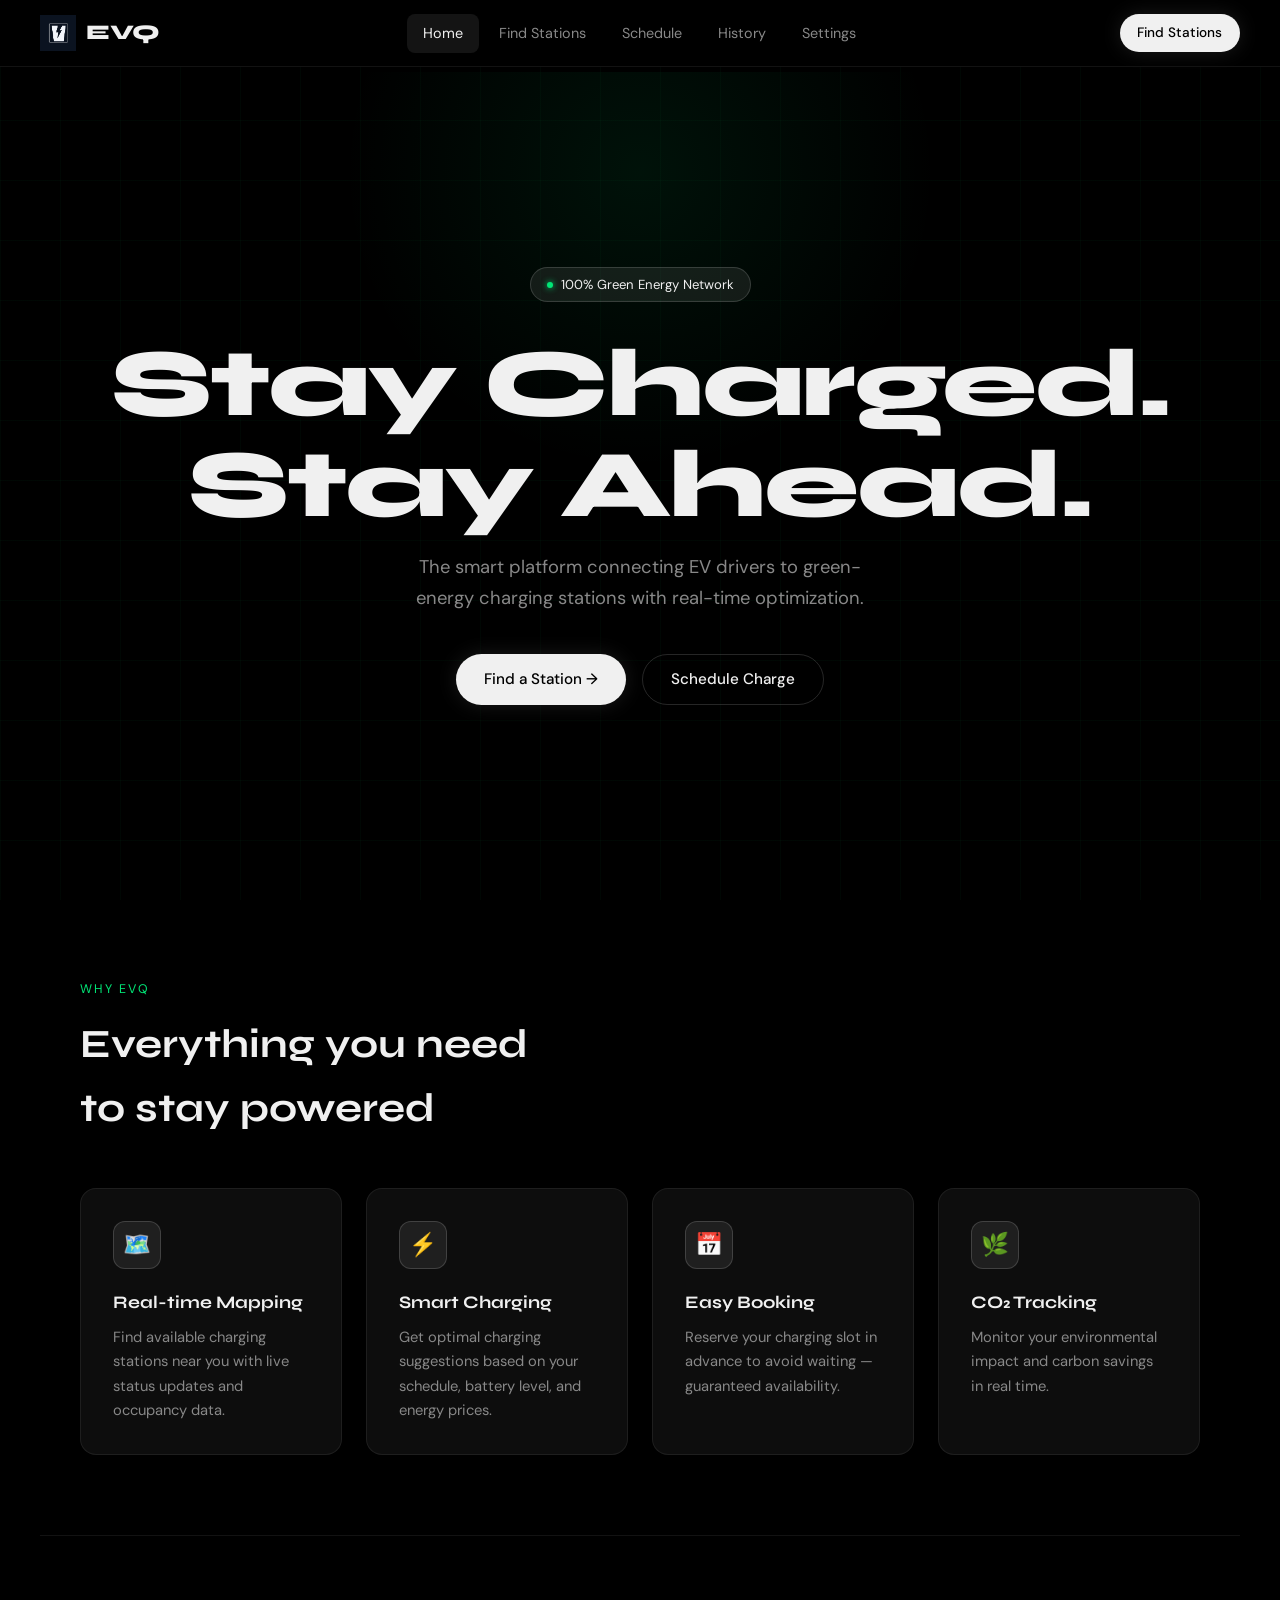
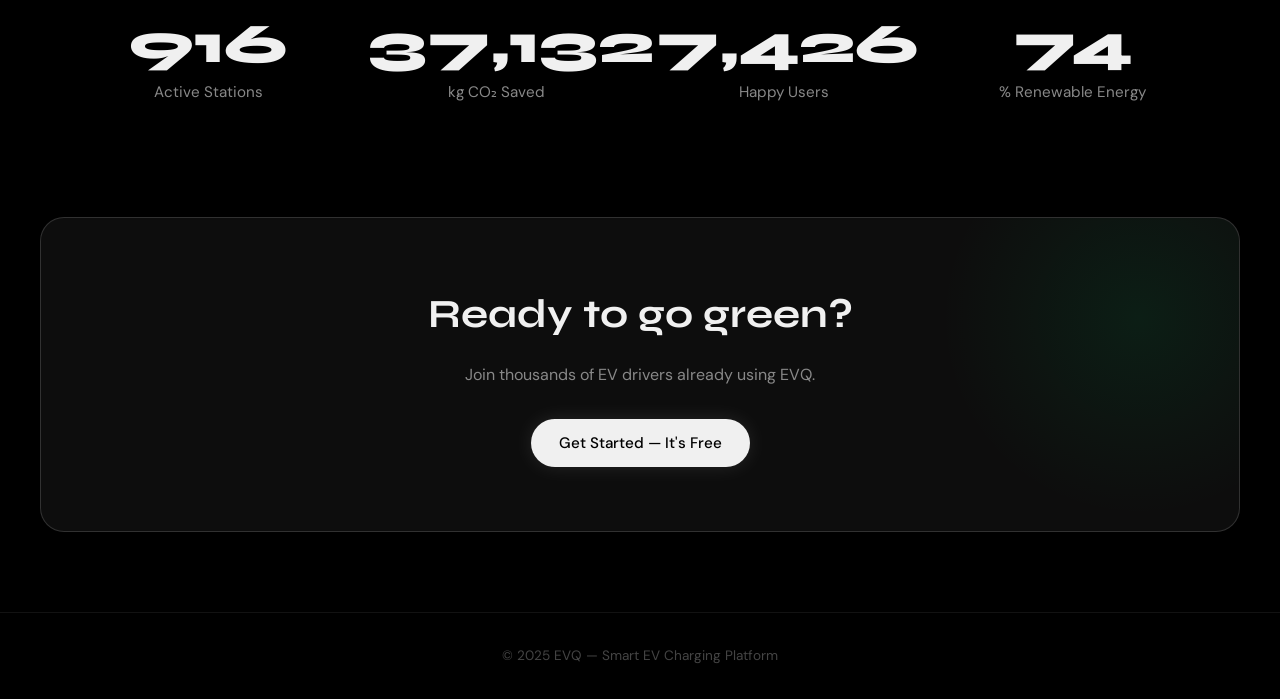
<file: index.html>
<!DOCTYPE html>
<html lang="en">
<head>
  <meta charset="UTF-8" />
  <meta name="viewport" content="width=device-width, initial-scale=1.0" />
  <title>EVQ - Stay Charged. Stay Ahead.</title>
  <link rel="stylesheet" href="css/style.css" />
  <style>
    /* Hero */
    .hero {
      min-height: calc(100vh - 72px);
      display: flex; flex-direction: column; align-items: center; justify-content: center;
      text-align: center; padding: 4rem 2rem;
      position: relative; overflow: hidden;
    }

    .hero::before {
      content: '';
      position: absolute; top: -200px; left: 50%; transform: translateX(-50%);
      width: 600px; height: 600px; border-radius: 50%;
      background: radial-gradient(circle, rgba(0,230,118,0.08) 0%, transparent 70%);
      pointer-events: none;
    }

    .hero-eyebrow {
      display: inline-flex; align-items: center; gap: 8px;
      background: var(--accent-dim); border: 1px solid var(--border);
      padding: 6px 16px; border-radius: 50px;
      font-size: 0.82rem; color: var(--text); margin-bottom: 2rem;
      animation: fadeIn 0.5s ease both;
    }

    .hero-eyebrow::before {
      content: ''; display: inline-block; width: 6px; height: 6px;
      background: var(--green); border-radius: 50%;
      box-shadow: 0 0 6px var(--green);
      animation: pulse 2s infinite;
    }

    @keyframes pulse {
      0%, 100% { opacity: 1; } 50% { opacity: 0.4; }
    }

    .hero h1 {
      font-family: 'Syne', sans-serif;
      font-size: clamp(3rem, 8vw, 6rem);
      font-weight: 800; line-height: 1.05;
      letter-spacing: -2px; margin-bottom: 1rem;
      animation: fadeIn 0.5s 0.1s ease both;
    }

    .hero h1 span { color: var(--green); }

    .hero-sub {
      font-size: 1.15rem; color: var(--text2); max-width: 480px;
      margin-bottom: 2.5rem; line-height: 1.7;
      animation: fadeIn 0.5s 0.2s ease both;
    }

    .hero-cta {
      display: flex; gap: 1rem; flex-wrap: wrap; justify-content: center;
      animation: fadeIn 0.5s 0.3s ease both;
    }

    /* Grid background */
    .grid-bg {
      position: fixed; inset: 0; z-index: -1;
      background-image:
        linear-gradient(rgba(0,230,118,0.03) 1px, transparent 1px),
        linear-gradient(90deg, rgba(0,230,118,0.03) 1px, transparent 1px);
      background-size: 60px 60px;
    }

    /* Features */
    .features { padding: 5rem 2.5rem; max-width: 1200px; margin: 0 auto; }

    .section-label {
      font-size: 0.78rem; text-transform: uppercase; letter-spacing: 2px;
      color: var(--green); margin-bottom: 0.75rem;
    }

    .section-title {
      font-family: 'Syne', sans-serif; font-size: 2.5rem; font-weight: 700;
      margin-bottom: 3rem; max-width: 500px;
    }

    .features-grid {
      display: grid; grid-template-columns: repeat(auto-fit, minmax(240px, 1fr)); gap: 1.5rem;
    }

    .feature-card {
      background: var(--card); border: 1px solid var(--border2);
      border-radius: var(--radius); padding: 2rem;
      transition: all 0.3s; position: relative; overflow: hidden;
    }

    .feature-card::after {
      content: ''; position: absolute; top: 0; left: 0; right: 0; height: 2px;
      background: linear-gradient(90deg, transparent, var(--text), transparent);
      opacity: 0; transition: opacity 0.3s;
    }

    .feature-card:hover { border-color: var(--border); transform: translateY(-4px); }
    .feature-card:hover::after { opacity: 1; }

    .feature-icon {
      width: 48px; height: 48px; border-radius: 12px;
      background: var(--accent-dim); border: 1px solid var(--border);
      display: flex; align-items: center; justify-content: center;
      font-size: 1.4rem; margin-bottom: 1.25rem;
    }

    .feature-card h3 {
      font-family: 'Syne', sans-serif; font-size: 1.1rem;
      margin-bottom: 0.5rem;
    }

    .feature-card p { color: var(--text2); font-size: 0.92rem; line-height: 1.65; }

    /* Stats */
    .stats-section {
      padding: 5rem 2.5rem; max-width: 1200px; margin: 0 auto;
      display: grid; grid-template-columns: repeat(auto-fit, minmax(200px, 1fr)); gap: 2rem;
      border-top: 1px solid var(--border2);
    }

    .stat-item { text-align: center; }

    .stat-number {
      font-family: 'Syne', sans-serif; font-size: 3.5rem; font-weight: 800;
      color: var(--text); line-height: 1; display: block;
    }

    .stat-desc { color: var(--text2); margin-top: 0.5rem; font-size: 0.95rem; }

    /* CTA section */
    .cta-section {
      margin: 2rem 2.5rem 5rem; max-width: 1200px; margin-left: auto; margin-right: auto;
      background: var(--card); border: 1px solid var(--border);
      border-radius: 24px; padding: 4rem; text-align: center;
      position: relative; overflow: hidden;
    }

    .cta-section::before {
      content: ''; position: absolute; top: -100px; right: -100px;
      width: 400px; height: 400px; border-radius: 50%;
      background: radial-gradient(circle, rgba(0,230,118,0.08) 0%, transparent 70%);
    }

    .cta-section h2 {
      font-family: 'Syne', sans-serif; font-size: 2.5rem; font-weight: 700;
      margin-bottom: 1rem; position: relative;
    }

    .cta-section p { color: var(--text2); margin-bottom: 2rem; position: relative; }
  </style>
</head>
<body>
  <div class="grid-bg"></div>

  <nav>
    <a class="nav-logo" href="index.html"><img src="images/logo.png" alt="EVQ"><span class="nav-logo-text">EVQ</span></a>
    <div class="nav-links">
      <a href="index.html" class="active">Home</a>
      <a href="find-stations.html">Find Stations</a>
      <a href="schedule.html">Schedule</a>
      <a href="history.html">History</a>
      <a href="settings.html">Settings</a>
    </div>
    <a href="find-stations.html" class="btn btn-primary btn-sm">Find Stations</a>
  </nav>

  <main>
    <section class="hero">
      <div class="hero-eyebrow">100% Green Energy Network</div>
      <h1>Stay Charged.<br><span style="color:var(--text)">Stay Ahead.</span></h1>
      <p class="hero-sub">The smart platform connecting EV drivers to green-energy charging stations with real-time optimization.</p>
      <div class="hero-cta">
        <a href="find-stations.html" class="btn btn-primary">Find a Station →</a>
        <a href="schedule.html" class="btn btn-outline">Schedule Charge</a>
      </div>
    </section>

    <section class="features">
      <p class="section-label">Why EVQ</p>
      <h2 class="section-title">Everything you need to stay powered</h2>
      <div class="features-grid">
        <div class="feature-card fade-in fade-in-1">
          <div class="feature-icon">🗺️</div>
          <h3>Real-time Mapping</h3>
          <p>Find available charging stations near you with live status updates and occupancy data.</p>
        </div>
        <div class="feature-card fade-in fade-in-2">
          <div class="feature-icon">⚡</div>
          <h3>Smart Charging</h3>
          <p>Get optimal charging suggestions based on your schedule, battery level, and energy prices.</p>
        </div>
        <div class="feature-card fade-in fade-in-3">
          <div class="feature-icon">📅</div>
          <h3>Easy Booking</h3>
          <p>Reserve your charging slot in advance to avoid waiting — guaranteed availability.</p>
        </div>
        <div class="feature-card fade-in fade-in-4">
          <div class="feature-icon">🌿</div>
          <h3>CO₂ Tracking</h3>
          <p>Monitor your environmental impact and carbon savings in real time.</p>
        </div>
      </div>
    </section>

    <section class="stats-section">
      <div class="stat-item fade-in">
        <span class="stat-number" data-count="1234">0</span>
        <p class="stat-desc">Active Stations</p>
      </div>
      <div class="stat-item fade-in fade-in-2">
        <span class="stat-number" data-count="50000">0</span>
        <p class="stat-desc">kg CO₂ Saved</p>
      </div>
      <div class="stat-item fade-in fade-in-3">
        <span class="stat-number" data-count="10000">0</span>
        <p class="stat-desc">Happy Users</p>
      </div>
      <div class="stat-item fade-in fade-in-4">
        <span class="stat-number" data-count="99">0</span>
        <p class="stat-desc">% Renewable Energy</p>
      </div>
    </section>

    <section class="cta-section">
      <h2>Ready to go green?</h2>
      <p>Join thousands of EV drivers already using EVQ.</p>
      <a href="find-stations.html" class="btn btn-primary">Get Started — It's Free</a>
    </section>
  </main>

  <footer>
    <p>© 2025 EVQ — Smart EV Charging Platform</p>
  </footer>

  <script src="js/main.js"></script>
</body>
</html>
</file>
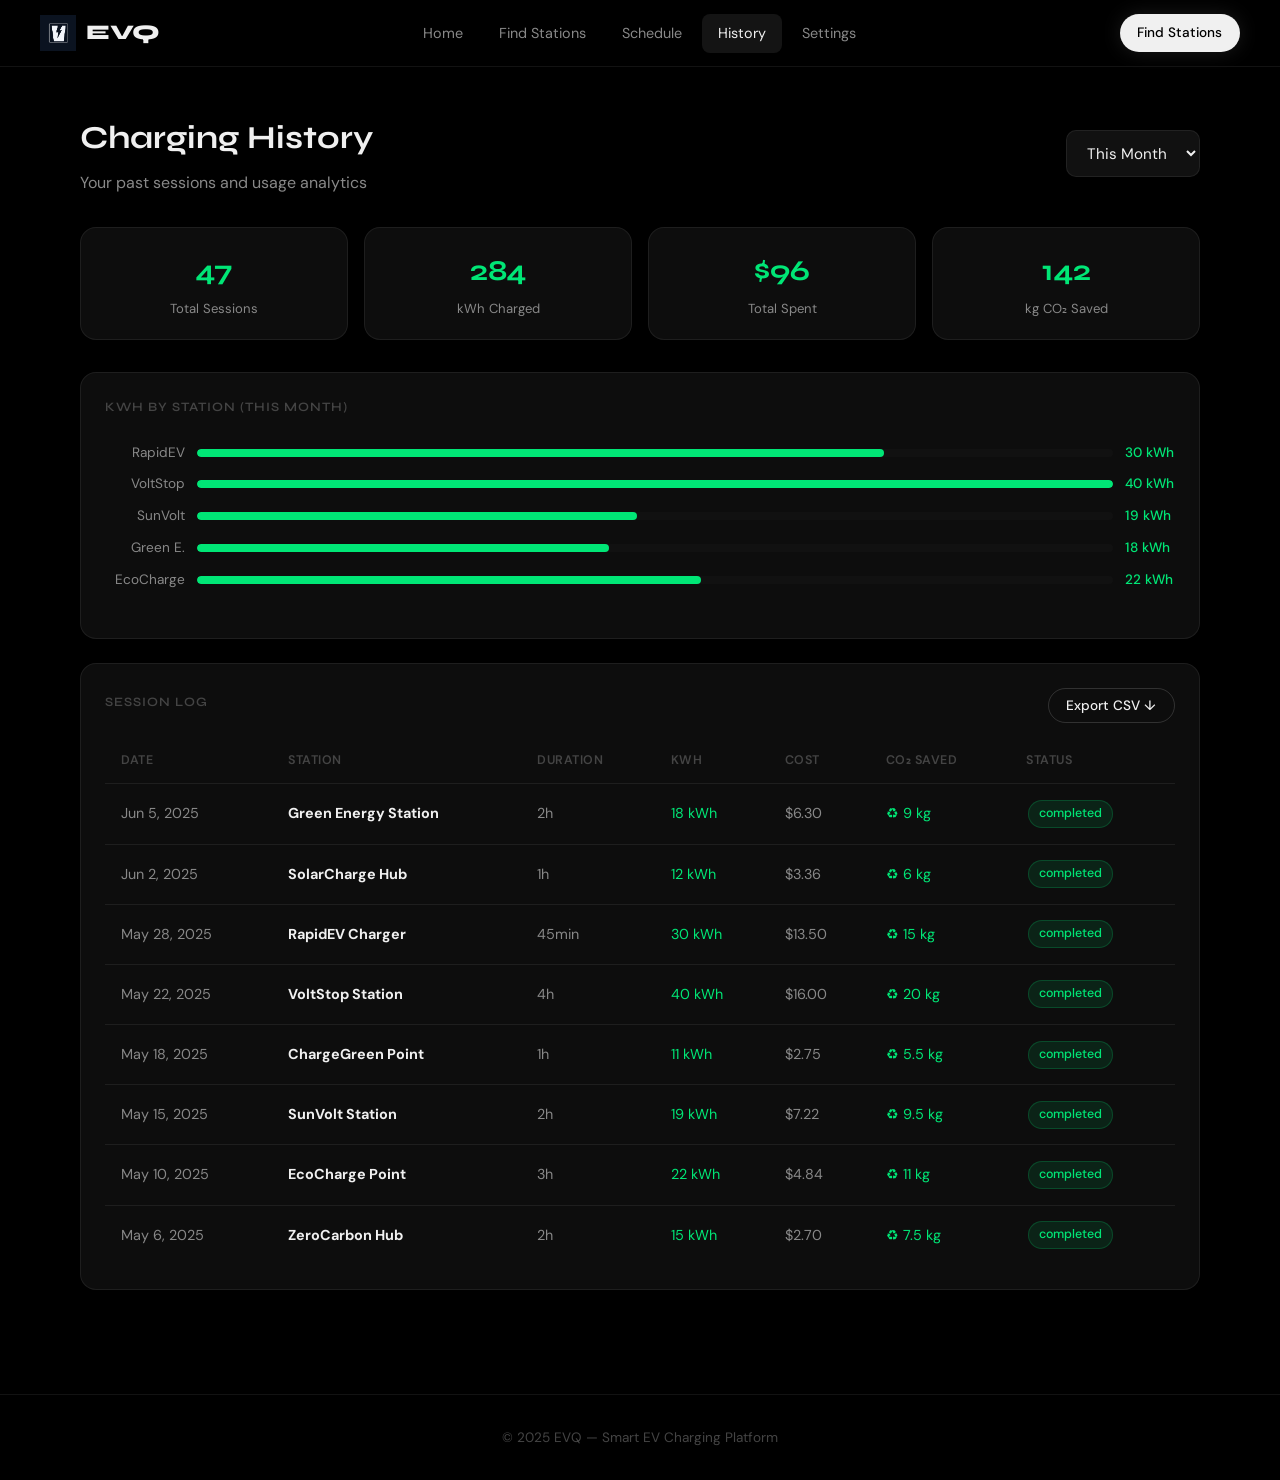
<file: history.html>
<!DOCTYPE html>
<html lang="en">
<head>
  <meta charset="UTF-8" />
  <meta name="viewport" content="width=device-width, initial-scale=1.0" />
  <title>History — EVQ</title>
  <link rel="stylesheet" href="css/style.css" />
  <style>
    .summary-bar {
      display:grid; grid-template-columns:repeat(auto-fit, minmax(160px,1fr));
      gap:1rem; margin-bottom:2rem;
    }
    .summary-card {
      background:var(--card); border:1px solid var(--border2);
      border-radius:var(--radius); padding:1.25rem;
      text-align:center;
    }
    .summary-card .val {
      font-family:'Syne',sans-serif; font-size:1.8rem; font-weight:700;
      color:var(--green);
    }
    .summary-card .lbl { font-size:0.82rem; color:var(--text2); margin-top:4px; }

    .bar-chart { margin:1.5rem 0; }
    .bar-row { display:flex; align-items:center; gap:12px; margin-bottom:10px; font-size:0.85rem; }
    .bar-label { width:80px; color:var(--text2); text-align:right; flex-shrink:0; }
    .bar-track { flex:1; height:8px; background:var(--bg3); border-radius:4px; overflow:hidden; }
    .bar-fill { height:100%; background:var(--green); border-radius:4px; transition:width 1s ease; }
    .bar-val { width:50px; color:var(--green); font-weight:500; flex-shrink:0; }
  </style>
</head>
<body>
  <nav>
    <a class="nav-logo" href="index.html"><img src="images/logo.png" alt="EVQ"><span class="nav-logo-text">EVQ</span></a>
    <div class="nav-links">
      <a href="index.html">Home</a>
      <a href="find-stations.html">Find Stations</a>
      <a href="schedule.html">Schedule</a>
      <a href="history.html" class="active">History</a>
      <a href="settings.html">Settings</a>
    </div>
    <a href="find-stations.html" class="btn btn-primary btn-sm">Find Stations</a>
  </nav>

  <main>
    <div class="page">
      <div class="page-header flex-between">
        <div>
          <h1>Charging History</h1>
          <p>Your past sessions and usage analytics</p>
        </div>
        <select style="width:auto" onchange="filterHistory(this.value)">
          <option value="all">All Time</option>
          <option value="month" selected>This Month</option>
          <option value="week">This Week</option>
        </select>
      </div>

      <!-- Summary -->
      <div class="summary-bar">
        <div class="summary-card fade-in">
          <div class="val" data-count="47">0</div>
          <div class="lbl">Total Sessions</div>
        </div>
        <div class="summary-card fade-in fade-in-2">
          <div class="val" data-count="284">0</div>
          <div class="lbl">kWh Charged</div>
        </div>
        <div class="summary-card fade-in fade-in-3">
          <div class="val">$<span data-count="96">0</span></div>
          <div class="lbl">Total Spent</div>
        </div>
        <div class="summary-card fade-in fade-in-4">
          <div class="val" data-count="142">0</div>
          <div class="lbl">kg CO₂ Saved</div>
        </div>
      </div>

      <!-- Usage chart -->
      <div class="card mb-3">
        <p class="card-title">kWh by Station (This Month)</p>
        <div class="bar-chart" id="bar-chart"></div>
      </div>

      <!-- History table -->
      <div class="card">
        <div class="flex-between mb-2">
          <p class="card-title">Session Log</p>
          <button class="btn btn-outline btn-sm" onclick="exportCSV()">Export CSV ↓</button>
        </div>
        <div style="overflow-x:auto">
          <table id="history-table">
            <thead>
              <tr>
                <th>Date</th><th>Station</th><th>Duration</th>
                <th>kWh</th><th>Cost</th><th>CO₂ Saved</th><th>Status</th>
              </tr>
            </thead>
            <tbody></tbody>
          </table>
        </div>
      </div>
    </div>
  </main>

  <footer><p>© 2025 EVQ — Smart EV Charging Platform</p></footer>
  <script src="js/main.js"></script>
  <script>
    const sessions = [
      { date:'Jun 5, 2025', station:'Green Energy Station', dur:'2h', kwh:18, cost:'$6.30', co2:'9 kg', status:'completed' },
      { date:'Jun 2, 2025', station:'SolarCharge Hub', dur:'1h', kwh:12, cost:'$3.36', co2:'6 kg', status:'completed' },
      { date:'May 28, 2025', station:'RapidEV Charger', dur:'45min', kwh:30, cost:'$13.50', co2:'15 kg', status:'completed' },
      { date:'May 22, 2025', station:'VoltStop Station', dur:'4h', kwh:40, cost:'$16.00', co2:'20 kg', status:'completed' },
      { date:'May 18, 2025', station:'ChargeGreen Point', dur:'1h', kwh:11, cost:'$2.75', co2:'5.5 kg', status:'completed' },
      { date:'May 15, 2025', station:'SunVolt Station', dur:'2h', kwh:19, cost:'$7.22', co2:'9.5 kg', status:'completed' },
      { date:'May 10, 2025', station:'EcoCharge Point', dur:'3h', kwh:22, cost:'$4.84', co2:'11 kg', status:'completed' },
      { date:'May 6, 2025', station:'ZeroCarbon Hub', dur:'2h', kwh:15, cost:'$2.70', co2:'7.5 kg', status:'completed' },
    ];

    const barData = [
      { label:'RapidEV', val:30, max:40 },
      { label:'VoltStop', val:40, max:40 },
      { label:'SunVolt', val:19, max:40 },
      { label:'Green E.', val:18, max:40 },
      { label:'EcoCharge', val:22, max:40 },
    ];

    function renderTable(data) {
      const tbody = document.querySelector('#history-table tbody');
      tbody.innerHTML = data.map(s => `
        <tr>
          <td>${s.date}</td>
          <td><strong style="color:var(--text)">${s.station}</strong></td>
          <td>${s.dur}</td>
          <td style="color:var(--green)">${s.kwh} kWh</td>
          <td>${s.cost}</td>
          <td style="color:var(--green)">♻ ${s.co2}</td>
          <td><span class="tag tag-green">${s.status}</span></td>
        </tr>
      `).join('');
    }

    function renderBars() {
      const container = document.getElementById('bar-chart');
      container.innerHTML = barData.map(b => `
        <div class="bar-row">
          <div class="bar-label">${b.label}</div>
          <div class="bar-track">
            <div class="bar-fill" style="width:0%" data-width="${(b.val/b.max*100).toFixed(0)}%"></div>
          </div>
          <div class="bar-val">${b.val} kWh</div>
        </div>
      `).join('');
      setTimeout(() => {
        document.querySelectorAll('.bar-fill').forEach(b => {
          b.style.width = b.dataset.width;
        });
      }, 100);
    }

    function filterHistory(val) {
      const filtered = val === 'week' ? sessions.slice(0,3) : sessions;
      renderTable(filtered);
    }

    function exportCSV() {
      const rows = [['Date','Station','Duration','kWh','Cost','CO2 Saved']];
      sessions.forEach(s => rows.push([s.date, s.station, s.dur, s.kwh, s.cost, s.co2]));
      const csv = rows.map(r => r.join(',')).join('\n');
      const a = document.createElement('a');
      a.href = 'data:text/csv,' + encodeURIComponent(csv);
      a.download = 'evq-history.csv';
      a.click();
      showToast('History exported as CSV', 'success');
    }

    renderTable(sessions);
    renderBars();
  </script>
</body>
</html>
</file>
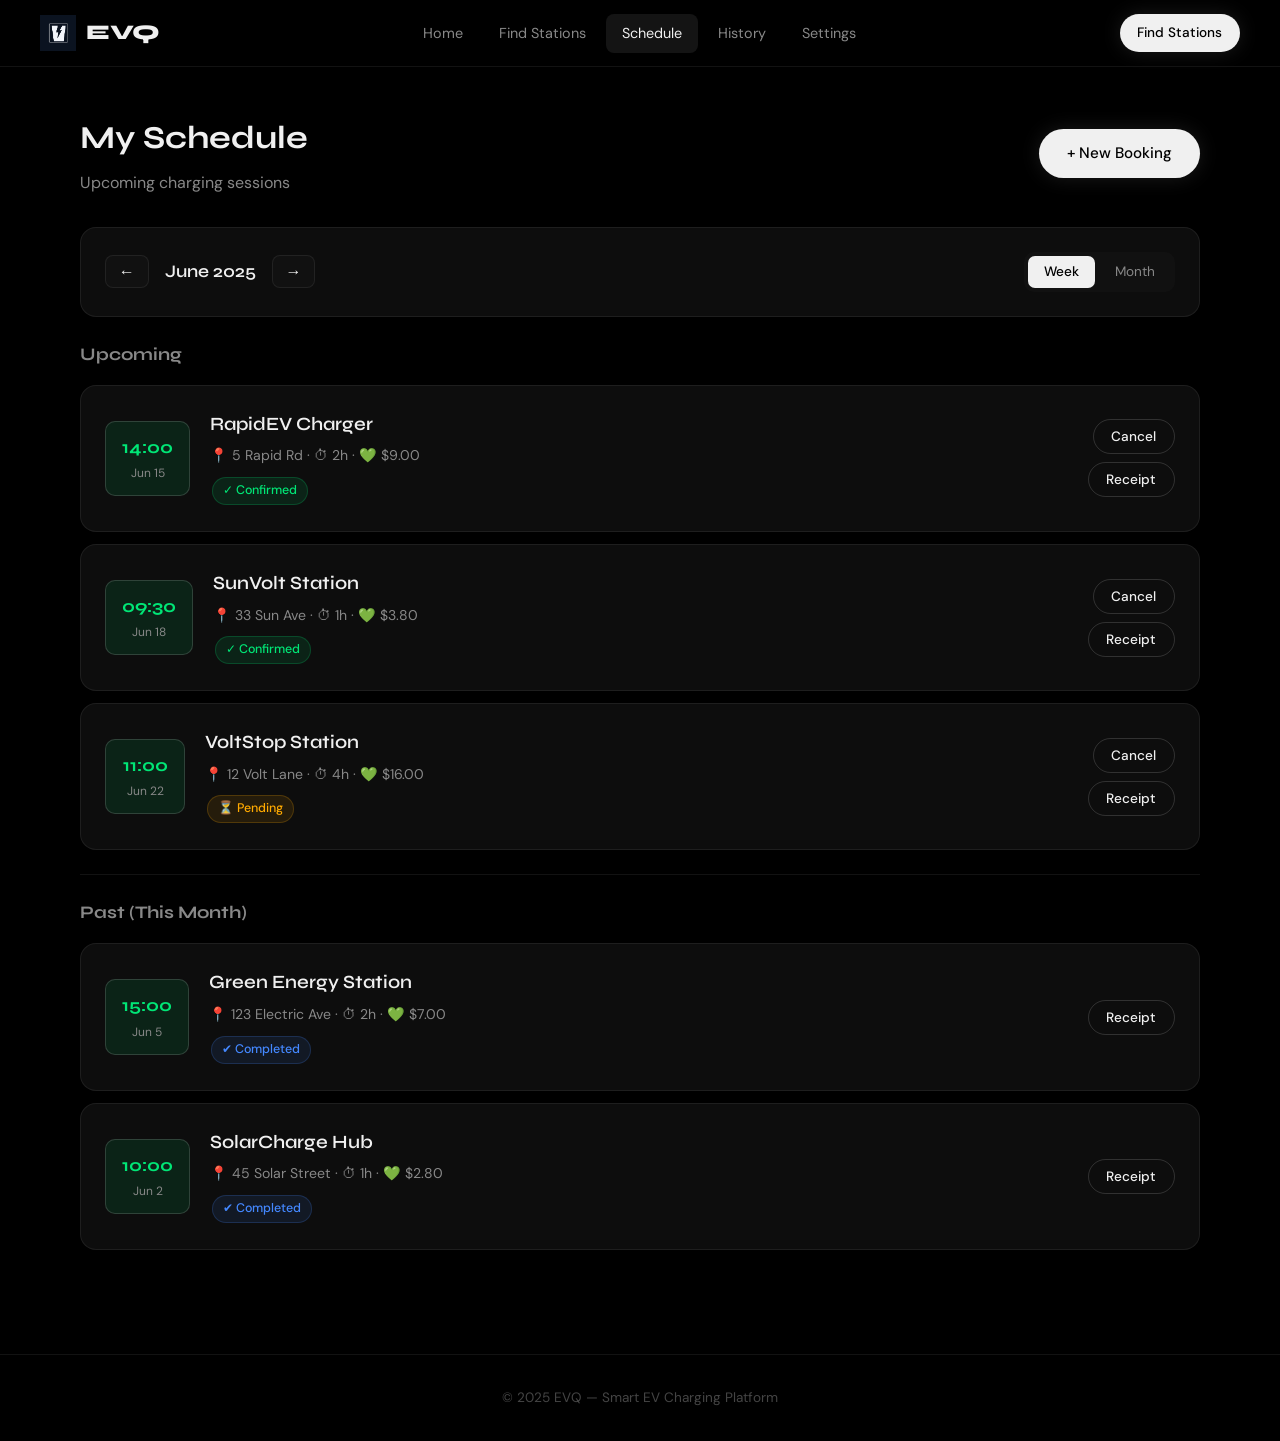
<file: schedule.html>
<!DOCTYPE html>
<html lang="en">
<head>
  <meta charset="UTF-8" />
  <meta name="viewport" content="width=device-width, initial-scale=1.0" />
  <title>Schedule — EVQ</title>
  <link rel="stylesheet" href="css/style.css" />
  <style>
    .booking-card {
      background:var(--card); border:1px solid var(--border2);
      border-radius:var(--radius); padding:1.5rem;
      display:grid; grid-template-columns:auto 1fr auto;
      gap:1.25rem; align-items:center; transition:border-color 0.2s;
    }
    .booking-card:hover { border-color:var(--border); }

    .time-block {
      background:var(--green-dim); border:1px solid var(--border);
      border-radius:var(--radius-sm); padding:0.75rem 1rem;
      text-align:center; min-width:80px;
    }
    .time-block .time { font-family:'Syne',sans-serif; font-size:1.1rem; font-weight:700; color:var(--green); }
    .time-block .date { font-size:0.75rem; color:var(--text2); margin-top:2px; }

    .booking-info h3 { font-family:'Syne',sans-serif; font-weight:600; margin-bottom:0.3rem; }
    .booking-info p { color:var(--text2); font-size:0.88rem; }

    .empty-state {
      text-align:center; padding:4rem 2rem; color:var(--text2);
    }
    .empty-state .icon { font-size:3rem; margin-bottom:1rem; opacity:0.4; }
    .empty-state h3 { font-family:'Syne',sans-serif; color:var(--text); margin-bottom:0.5rem; }

    .calendar-nav { display:flex; align-items:center; gap:1rem; }
    .calendar-nav button { background:var(--bg3); border:1px solid var(--border2); color:var(--text); padding:0.4rem 0.8rem; border-radius:8px; cursor:pointer; font-size:1rem; }
    .calendar-nav button:hover { border-color:var(--green); }
    .month-label { font-family:'Syne',sans-serif; font-size:1.1rem; font-weight:600; }
  </style>
</head>
<body>
  <nav>
    <a class="nav-logo" href="index.html"><img src="images/logo.png" alt="EVQ"><span class="nav-logo-text">EVQ</span></a>
    <div class="nav-links">
      <a href="index.html">Home</a>
      <a href="find-stations.html">Find Stations</a>
      <a href="schedule.html" class="active">Schedule</a>
      <a href="history.html">History</a>
      <a href="settings.html">Settings</a>
    </div>
    <a href="find-stations.html" class="btn btn-primary btn-sm">Find Stations</a>
  </nav>

  <main>
    <div class="page">
      <div class="page-header flex-between">
        <div>
          <h1>My Schedule</h1>
          <p>Upcoming charging sessions</p>
        </div>
        <a href="find-stations.html" class="btn btn-primary">+ New Booking</a>
      </div>

      <!-- Calendar nav -->
      <div class="card mb-3">
        <div class="flex-between">
          <div class="calendar-nav">
            <button onclick="prevMonth()">←</button>
            <span class="month-label" id="month-label">June 2025</span>
            <button onclick="nextMonth()">→</button>
          </div>
          <div class="toggle-group">
            <button class="toggle-btn active">Week</button>
            <button class="toggle-btn">Month</button>
          </div>
        </div>
      </div>

      <!-- Upcoming sessions -->
      <h2 style="font-family:'Syne',sans-serif;font-size:1.1rem;margin-bottom:1rem;color:var(--text2)">Upcoming</h2>
      <div style="display:flex;flex-direction:column;gap:0.75rem" id="upcoming-list"></div>

      <hr class="divider">

      <h2 style="font-family:'Syne',sans-serif;font-size:1.1rem;margin-bottom:1rem;color:var(--text2)">Past (This Month)</h2>
      <div style="display:flex;flex-direction:column;gap:0.75rem" id="past-list"></div>
    </div>
  </main>

  <!-- Cancel Modal -->
  <div class="modal-overlay" id="cancel-modal">
    <div class="modal">
      <div class="modal-header">
        <h2>Cancel Booking</h2>
        <button class="modal-close" onclick="closeModal('cancel-modal')">×</button>
      </div>
      <p style="color:var(--text2);margin-bottom:1.5rem">Are you sure you want to cancel this booking? This action cannot be undone.</p>
      <div class="flex gap-2">
        <button class="btn btn-outline" style="flex:1" onclick="closeModal('cancel-modal')">Keep Booking</button>
        <button class="btn" style="flex:1;background:var(--danger);color:#fff" onclick="confirmCancel()">Yes, Cancel</button>
      </div>
    </div>
  </div>

  <footer><p>© 2025 EVQ — Smart EV Charging Platform</p></footer>
  <script src="js/main.js"></script>
  <script>
    const upcoming = [
      { station:'RapidEV Charger', addr:'5 Rapid Rd', date:'Jun 15', time:'14:00', dur:'2h', cost:'$9.00', status:'confirmed' },
      { station:'SunVolt Station', addr:'33 Sun Ave', date:'Jun 18', time:'09:30', dur:'1h', cost:'$3.80', status:'confirmed' },
      { station:'VoltStop Station', addr:'12 Volt Lane', date:'Jun 22', time:'11:00', dur:'4h', cost:'$16.00', status:'pending' },
    ];

    const past = [
      { station:'Green Energy Station', addr:'123 Electric Ave', date:'Jun 5', time:'15:00', dur:'2h', cost:'$7.00', status:'completed' },
      { station:'SolarCharge Hub', addr:'45 Solar Street', date:'Jun 2', time:'10:00', dur:'1h', cost:'$2.80', status:'completed' },
    ];

    let cancelTarget = null;

    function statusTag(s) {
      if (s === 'confirmed') return '<span class="tag tag-green">✓ Confirmed</span>';
      if (s === 'pending') return '<span class="tag tag-orange">⏳ Pending</span>';
      if (s === 'completed') return '<span class="tag tag-blue">✔ Completed</span>';
      return '';
    }

    function renderBookings(list, containerId, showCancel) {
      const el = document.getElementById(containerId);
      if (!list.length) {
        el.innerHTML = '<div class="empty-state"><div class="icon">📅</div><h3>No sessions here</h3><p>Book a station to get started</p></div>';
        return;
      }
      el.innerHTML = list.map((b, i) => `
        <div class="booking-card fade-in" style="animation-delay:${i*0.06}s">
          <div class="time-block">
            <div class="time">${b.time}</div>
            <div class="date">${b.date}</div>
          </div>
          <div class="booking-info">
            <h3>${b.station}</h3>
            <p>📍 ${b.addr} · ⏱ ${b.dur} · 💚 ${b.cost}</p>
            <div style="margin-top:0.5rem">${statusTag(b.status)}</div>
          </div>
          <div style="display:flex;flex-direction:column;gap:8px;align-items:flex-end">
            ${showCancel ? `<button class="btn btn-outline btn-sm" onclick="cancelBooking(${i})">Cancel</button>` : ''}
            <button class="btn btn-outline btn-sm" onclick="showToast('Receipt downloaded','success')">Receipt</button>
          </div>
        </div>
      `).join('');
    }

    function cancelBooking(i) {
      cancelTarget = i;
      openModal('cancel-modal');
    }

    function confirmCancel() {
      upcoming.splice(cancelTarget, 1);
      renderBookings(upcoming, 'upcoming-list', true);
      closeModal('cancel-modal');
      showToast('Booking cancelled successfully', 'success');
    }

    // Month navigation
    let month = 5; // June (0-indexed)
    let year = 2025;
    const months = ['January','February','March','April','May','June','July','August','September','October','November','December'];

    function updateMonthLabel() {
      document.getElementById('month-label').textContent = months[month] + ' ' + year;
    }

    function prevMonth() {
      month--; if (month < 0) { month = 11; year--; }
      updateMonthLabel();
    }

    function nextMonth() {
      month++; if (month > 11) { month = 0; year++; }
      updateMonthLabel();
    }

    renderBookings(upcoming, 'upcoming-list', true);
    renderBookings(past, 'past-list', false);
  </script>
</body>
</html>
</file>
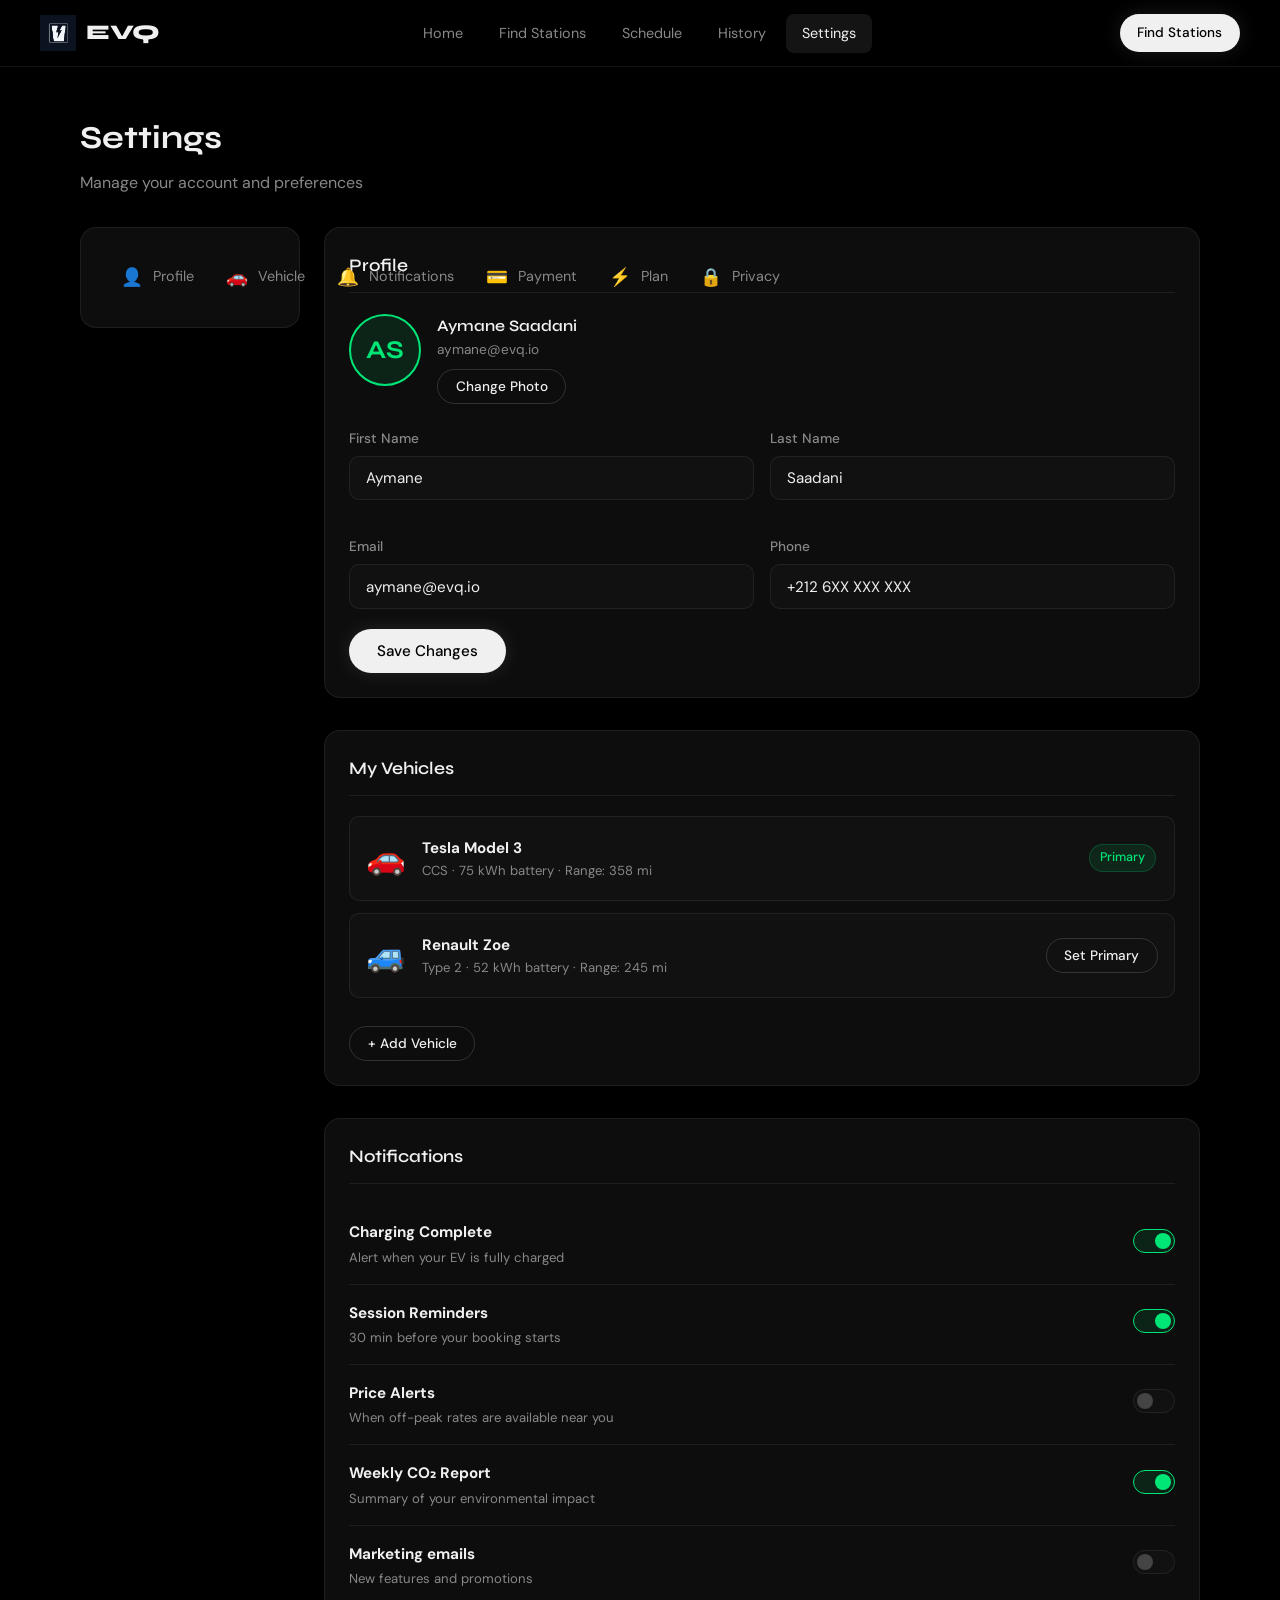
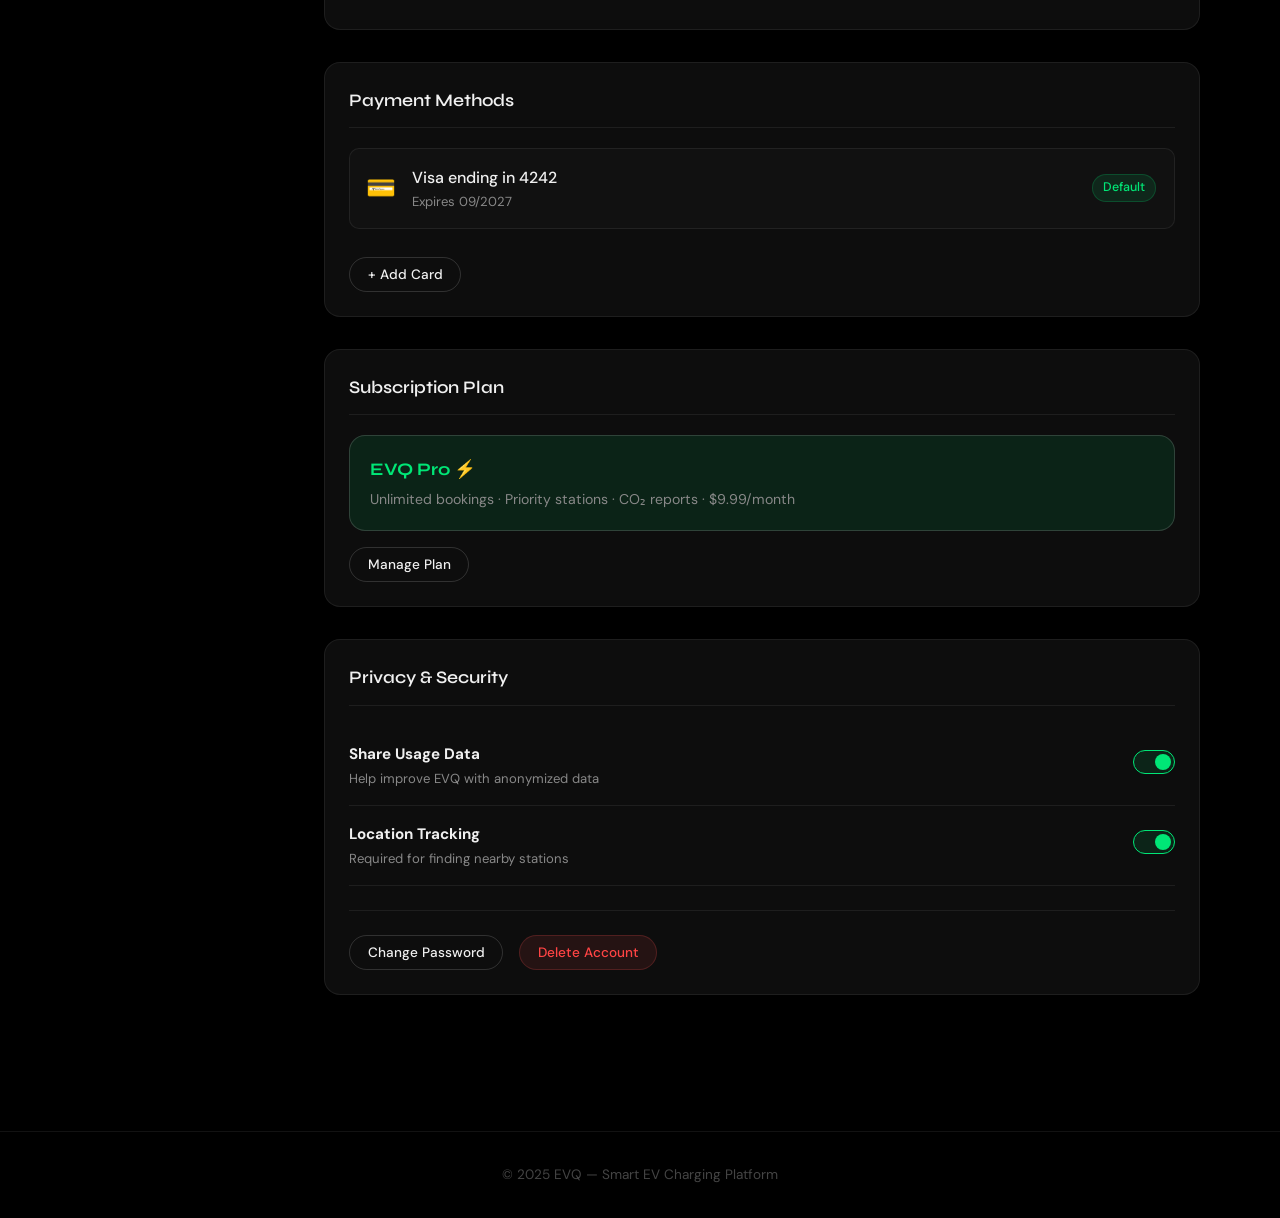
<file: settings.html>
<!DOCTYPE html>
<html lang="en">
<head>
  <meta charset="UTF-8" />
  <meta name="viewport" content="width=device-width, initial-scale=1.0" />
  <title>Settings — EVQ</title>
  <link rel="stylesheet" href="css/style.css" />
  <style>
    .settings-layout { display:grid; grid-template-columns:220px 1fr; gap:1.5rem; align-items:start; }
    @media(max-width:768px){ .settings-layout { grid-template-columns:1fr; } }

    .settings-nav { position:sticky; top:90px; }
    .settings-nav a {
      display:flex; align-items:center; gap:10px;
      padding:0.65rem 1rem; border-radius:8px;
      color:var(--text2); text-decoration:none; font-size:0.9rem;
      transition:all 0.2s; margin-bottom:2px;
    }
    .settings-nav a:hover, .settings-nav a.active {
      color:var(--green); background:var(--green-dim);
    }
    .settings-nav a .icon { font-size:1.1rem; }

    .settings-section { margin-bottom:2rem; }
    .section-heading {
      font-family:'Syne',sans-serif; font-size:1.1rem; font-weight:600;
      margin-bottom:1.25rem; padding-bottom:0.75rem;
      border-bottom:1px solid var(--border2);
    }

    .setting-row {
      display:flex; justify-content:space-between; align-items:center;
      padding:1rem 0; border-bottom:1px solid var(--border2);
    }
    .setting-row:last-child { border-bottom:none; }
    .setting-info h4 { font-size:0.95rem; margin-bottom:2px; }
    .setting-info p { font-size:0.82rem; color:var(--text2); }

    .switch { position:relative; display:inline-block; width:42px; height:24px; }
    .switch input { opacity:0; width:0; height:0; }
    .slider-sw {
      position:absolute; cursor:pointer; inset:0;
      background:var(--bg3); border:1px solid var(--border2); border-radius:24px; transition:.2s;
    }
    .slider-sw::before {
      content:''; position:absolute; width:16px; height:16px;
      left:3px; top:3px; background:var(--text3); border-radius:50%; transition:.2s;
    }
    .switch input:checked + .slider-sw { background:var(--green-dim); border-color:var(--green); }
    .switch input:checked + .slider-sw::before { transform:translateX(18px); background:var(--green); }

    .avatar {
      width:72px; height:72px; border-radius:50%;
      background:var(--green-dim); border:2px solid var(--green);
      display:flex; align-items:center; justify-content:center;
      font-family:'Syne',sans-serif; font-size:1.6rem; font-weight:700;
      color:var(--green); margin-bottom:1rem;
    }

    .vehicle-card {
      background:var(--bg3); border:1px solid var(--border2);
      border-radius:var(--radius-sm); padding:1rem; margin-bottom:0.75rem;
      display:flex; align-items:center; gap:1rem;
    }
    .vehicle-icon { font-size:2rem; }
    .vehicle-info h4 { font-size:0.95rem; }
    .vehicle-info p { font-size:0.82rem; color:var(--text2); }

    .plan-card {
      background:var(--green-dim); border:1px solid var(--border);
      border-radius:var(--radius); padding:1.25rem; margin-bottom:1rem;
    }
    .plan-name { font-family:'Syne',sans-serif; font-weight:700; color:var(--green); font-size:1.1rem; }
    .plan-desc { color:var(--text2); font-size:0.88rem; margin-top:4px; }
  </style>
</head>
<body>
  <nav>
    <a class="nav-logo" href="index.html"><img src="images/logo.png" alt="EVQ"><span class="nav-logo-text">EVQ</span></a>
    <div class="nav-links">
      <a href="index.html">Home</a>
      <a href="find-stations.html">Find Stations</a>
      <a href="schedule.html">Schedule</a>
      <a href="history.html">History</a>
      <a href="settings.html" class="active">Settings</a>
    </div>
    <a href="find-stations.html" class="btn btn-primary btn-sm">Find Stations</a>
  </nav>

  <main>
    <div class="page">
      <div class="page-header">
        <h1>Settings</h1>
        <p>Manage your account and preferences</p>
      </div>

      <div class="settings-layout">
        <!-- Side nav -->
        <nav class="settings-nav card">
          <a href="#profile" class="active"><span class="icon">👤</span> Profile</a>
          <a href="#vehicle"><span class="icon">🚗</span> Vehicle</a>
          <a href="#notifications"><span class="icon">🔔</span> Notifications</a>
          <a href="#payment"><span class="icon">💳</span> Payment</a>
          <a href="#plan"><span class="icon">⚡</span> Plan</a>
          <a href="#privacy"><span class="icon">🔒</span> Privacy</a>
        </nav>

        <!-- Content -->
        <div>
          <!-- Profile -->
          <div class="card settings-section" id="profile">
            <h2 class="section-heading">Profile</h2>
            <div class="flex gap-2 mb-3" style="align-items:center">
              <div class="avatar">AS</div>
              <div>
                <div style="font-family:'Syne',sans-serif;font-weight:600">Aymane Saadani</div>
                <div style="color:var(--text2);font-size:0.85rem">aymane@evq.io</div>
                <button class="btn btn-outline btn-sm mt-1" onclick="showToast('Photo updated','success')">Change Photo</button>
              </div>
            </div>
            <div class="grid-2">
              <div class="form-group"><label>First Name</label><input value="Aymane"></div>
              <div class="form-group"><label>Last Name</label><input value="Saadani"></div>
              <div class="form-group"><label>Email</label><input type="email" value="aymane@evq.io"></div>
              <div class="form-group"><label>Phone</label><input type="tel" value="+212 6XX XXX XXX"></div>
            </div>
            <button class="btn btn-primary" onclick="showToast('Profile saved','success')">Save Changes</button>
          </div>

          <!-- Vehicle -->
          <div class="card settings-section" id="vehicle">
            <h2 class="section-heading">My Vehicles</h2>
            <div class="vehicle-card">
              <div class="vehicle-icon">🚗</div>
              <div class="vehicle-info" style="flex:1">
                <h4>Tesla Model 3</h4>
                <p>CCS · 75 kWh battery · Range: 358 mi</p>
              </div>
              <span class="tag tag-green">Primary</span>
            </div>
            <div class="vehicle-card">
              <div class="vehicle-icon">🚙</div>
              <div class="vehicle-info" style="flex:1">
                <h4>Renault Zoe</h4>
                <p>Type 2 · 52 kWh battery · Range: 245 mi</p>
              </div>
              <button class="btn btn-outline btn-sm" onclick="showToast('Set as primary','success')">Set Primary</button>
            </div>
            <button class="btn btn-outline btn-sm mt-2" onclick="showToast('Add vehicle coming soon','success')">+ Add Vehicle</button>
          </div>

          <!-- Notifications -->
          <div class="card settings-section" id="notifications">
            <h2 class="section-heading">Notifications</h2>
            <div class="setting-row">
              <div class="setting-info"><h4>Charging Complete</h4><p>Alert when your EV is fully charged</p></div>
              <label class="switch"><input type="checkbox" checked><span class="slider-sw"></span></label>
            </div>
            <div class="setting-row">
              <div class="setting-info"><h4>Session Reminders</h4><p>30 min before your booking starts</p></div>
              <label class="switch"><input type="checkbox" checked><span class="slider-sw"></span></label>
            </div>
            <div class="setting-row">
              <div class="setting-info"><h4>Price Alerts</h4><p>When off-peak rates are available near you</p></div>
              <label class="switch"><input type="checkbox"><span class="slider-sw"></span></label>
            </div>
            <div class="setting-row">
              <div class="setting-info"><h4>Weekly CO₂ Report</h4><p>Summary of your environmental impact</p></div>
              <label class="switch"><input type="checkbox" checked><span class="slider-sw"></span></label>
            </div>
            <div class="setting-row">
              <div class="setting-info"><h4>Marketing emails</h4><p>New features and promotions</p></div>
              <label class="switch"><input type="checkbox"><span class="slider-sw"></span></label>
            </div>
          </div>

          <!-- Payment -->
          <div class="card settings-section" id="payment">
            <h2 class="section-heading">Payment Methods</h2>
            <div class="vehicle-card">
              <div style="font-size:1.5rem">💳</div>
              <div style="flex:1">
                <div style="font-weight:500">Visa ending in 4242</div>
                <div style="font-size:0.82rem;color:var(--text2)">Expires 09/2027</div>
              </div>
              <span class="tag tag-green">Default</span>
            </div>
            <button class="btn btn-outline btn-sm mt-2" onclick="showToast('Add payment method coming soon','success')">+ Add Card</button>
          </div>

          <!-- Plan -->
          <div class="card settings-section" id="plan">
            <h2 class="section-heading">Subscription Plan</h2>
            <div class="plan-card">
              <div class="plan-name">EVQ Pro ⚡</div>
              <div class="plan-desc">Unlimited bookings · Priority stations · CO₂ reports · $9.99/month</div>
            </div>
            <button class="btn btn-outline btn-sm" onclick="showToast('Plan management coming soon','success')">Manage Plan</button>
          </div>

          <!-- Privacy -->
          <div class="card settings-section" id="privacy">
            <h2 class="section-heading">Privacy & Security</h2>
            <div class="setting-row">
              <div class="setting-info"><h4>Share Usage Data</h4><p>Help improve EVQ with anonymized data</p></div>
              <label class="switch"><input type="checkbox" checked><span class="slider-sw"></span></label>
            </div>
            <div class="setting-row">
              <div class="setting-info"><h4>Location Tracking</h4><p>Required for finding nearby stations</p></div>
              <label class="switch"><input type="checkbox" checked><span class="slider-sw"></span></label>
            </div>
            <hr class="divider">
            <div class="flex gap-2" style="flex-wrap:wrap">
              <button class="btn btn-outline btn-sm" onclick="showToast('Password reset email sent','success')">Change Password</button>
              <button class="btn btn-sm" style="background:rgba(255,82,82,0.1);color:var(--danger);border:1px solid rgba(255,82,82,0.2)" onclick="showToast('Account deletion requires email confirmation','danger')">Delete Account</button>
            </div>
          </div>
        </div>
      </div>
    </div>
  </main>

  <footer><p>© 2025 EVQ — Smart EV Charging Platform</p></footer>
  <script src="js/main.js"></script>
  <script>
    // Highlight active settings nav item on scroll
    const sections = document.querySelectorAll('.settings-section');
    const navLinks = document.querySelectorAll('.settings-nav a');

    window.addEventListener('scroll', () => {
      let current = '';
      sections.forEach(s => {
        if (window.scrollY >= s.offsetTop - 120) current = s.id;
      });
      navLinks.forEach(a => {
        a.classList.toggle('active', a.getAttribute('href') === '#' + current);
      });
    });
  </script>
</body>
</html>
</file>
<file: css/style.css>
@import url('https://fonts.googleapis.com/css2?family=Syne:wght@400;600;700;800&family=DM+Sans:ital,wght@0,300;0,400;0,500;1,300&display=swap');

*, *::before, *::after { box-sizing: border-box; margin: 0; padding: 0; }

:root {
  --accent: #ffffff;
  --accent-dim: rgba(255,255,255,0.08);
  --accent-glow: rgba(255,255,255,0.15);
  --bg: #000000;
  --bg2: #0a0a0a;
  --bg3: #111111;
  --card: #0d0d0d;
  --card2: #141414;
  --border: rgba(255,255,255,0.15);
  --border2: rgba(255,255,255,0.07);
  --text: #f0f0f0;
  --text2: #888888;
  --text3: #444444;
  --danger: #ff4444;
  --warning: #ffaa00;
  --info: #4488ff;
  --green: #00e676;
  --green-dim: rgba(0,230,118,0.1);
  --radius: 16px;
  --radius-sm: 10px;
  --shadow: 0 8px 32px rgba(0,0,0,0.6);
}

html { scroll-behavior: smooth; }
body {
  font-family: 'DM Sans', sans-serif;
  background: var(--bg);
  color: var(--text);
  min-height: 100vh;
  line-height: 1.6;
  overflow-x: hidden;
}

::-webkit-scrollbar { width: 6px; }
::-webkit-scrollbar-track { background: var(--bg); }
::-webkit-scrollbar-thumb { background: var(--border2); border-radius: 3px; }

/* NAV */
nav {
  position: fixed; top: 0; left: 0; right: 0; z-index: 100;
  display: flex; align-items: center; justify-content: space-between;
  padding: 0.85rem 2.5rem;
  background: rgba(0,0,0,0.9);
  backdrop-filter: blur(20px);
  border-bottom: 1px solid var(--border2);
}

.nav-logo {
  display: flex; align-items: center; gap: 10px;
  text-decoration: none;
}

.nav-logo img {
  height: 36px; width: auto;
}

.nav-logo-text {
  font-family: 'Syne', sans-serif; font-size: 1.3rem; font-weight: 800;
  color: var(--text); letter-spacing: -0.5px;
}

.nav-links { display: flex; gap: 0.25rem; }

.nav-links a {
  padding: 0.5rem 1rem; border-radius: 8px;
  color: var(--text2); text-decoration: none; font-size: 0.9rem;
  transition: all 0.2s;
}

.nav-links a:hover, .nav-links a.active {
  color: var(--text); background: var(--accent-dim);
}

/* BUTTONS */
.btn {
  display: inline-flex; align-items: center; gap: 8px;
  padding: 0.75rem 1.75rem; border-radius: 50px;
  font-family: 'DM Sans', sans-serif; font-size: 0.95rem; font-weight: 500;
  cursor: pointer; border: none; transition: all 0.2s; text-decoration: none;
}

.btn-primary {
  background: var(--text); color: #000;
  box-shadow: 0 0 20px rgba(255,255,255,0.1);
}

.btn-primary:hover {
  background: #e0e0e0;
  box-shadow: 0 0 32px rgba(255,255,255,0.2);
  transform: translateY(-1px);
}

.btn-outline {
  background: transparent; color: var(--text);
  border: 1px solid var(--border);
}

.btn-outline:hover { background: var(--accent-dim); }

.btn-sm { padding: 0.5rem 1.1rem; font-size: 0.85rem; }

/* MAIN */
main { padding-top: 72px; min-height: 100vh; }
.page { padding: 2.5rem; max-width: 1200px; margin: 0 auto; }

.page-header { margin-bottom: 2rem; }
.page-header h1 {
  font-family: 'Syne', sans-serif; font-size: 2rem; font-weight: 700;
  color: var(--text); margin-bottom: 0.4rem;
}
.page-header p { color: var(--text2); font-size: 1rem; }

/* CARDS */
.card {
  background: var(--card); border: 1px solid var(--border2);
  border-radius: var(--radius); padding: 1.5rem;
  transition: border-color 0.2s;
}
.card:hover { border-color: var(--border); }

.card-title {
  font-family: 'Syne', sans-serif; font-size: 0.8rem; font-weight: 600;
  text-transform: uppercase; letter-spacing: 1px; color: var(--text3);
  margin-bottom: 0.5rem;
}

/* STAT CARDS */
.stat-grid { display: grid; grid-template-columns: repeat(auto-fit, minmax(180px, 1fr)); gap: 1rem; margin-bottom: 2rem; }
.stat-card {
  background: var(--card); border: 1px solid var(--border2);
  border-radius: var(--radius); padding: 1.25rem 1.5rem;
}
.stat-label { font-size: 0.8rem; color: var(--text3); margin-bottom: 0.5rem; text-transform: uppercase; letter-spacing: 0.5px; }
.stat-value { font-family: 'Syne', sans-serif; font-size: 2rem; font-weight: 700; color: var(--text); line-height: 1; }
.stat-sub { font-size: 0.8rem; color: var(--text2); margin-top: 0.25rem; }

.stat-badge { display: inline-block; padding: 2px 8px; border-radius: 20px; font-size: 0.75rem; font-weight: 500; margin-top: 0.4rem; }
.badge-up { background: rgba(0,230,118,0.15); color: var(--green); }
.badge-down { background: rgba(255,68,68,0.15); color: var(--danger); }
.badge-warn { background: rgba(255,170,0,0.15); color: var(--warning); }

/* FORMS */
.form-group { margin-bottom: 1.25rem; }
label { display: block; font-size: 0.85rem; color: var(--text2); margin-bottom: 0.4rem; font-weight: 500; }
input, select, textarea {
  width: 100%; padding: 0.7rem 1rem;
  background: var(--bg3); border: 1px solid var(--border2);
  border-radius: var(--radius-sm); color: var(--text);
  font-family: 'DM Sans', sans-serif; font-size: 0.95rem;
  transition: border-color 0.2s; outline: none;
}
input:focus, select:focus, textarea:focus { border-color: rgba(255,255,255,0.4); }
select { cursor: pointer; }
select option { background: var(--bg3); }
textarea { resize: vertical; min-height: 80px; }

/* TAGS */
.tag { display: inline-block; padding: 3px 10px; border-radius: 20px; font-size: 0.78rem; font-weight: 500; margin: 2px; }
.tag-green { background: var(--green-dim); color: var(--green); border: 1px solid rgba(0,230,118,0.2); }
.tag-blue { background: rgba(68,136,255,0.1); color: var(--info); border: 1px solid rgba(68,136,255,0.2); }
.tag-orange { background: rgba(255,170,0,0.1); color: var(--warning); border: 1px solid rgba(255,170,0,0.2); }
.tag-red { background: rgba(255,68,68,0.1); color: var(--danger); border: 1px solid rgba(255,68,68,0.2); }
.tag-white { background: rgba(255,255,255,0.08); color: var(--text); border: 1px solid var(--border2); }

/* TABLE */
table { width: 100%; border-collapse: collapse; font-size: 0.9rem; }
th {
  text-align: left; padding: 0.75rem 1rem;
  border-bottom: 1px solid var(--border2);
  font-size: 0.78rem; color: var(--text3);
  text-transform: uppercase; letter-spacing: 0.5px; font-weight: 600;
}
td { padding: 0.85rem 1rem; border-bottom: 1px solid var(--border2); color: var(--text2); }
tr:last-child td { border-bottom: none; }
tr:hover td { background: rgba(255,255,255,0.02); color: var(--text); }

/* STATUS DOT */
.status-dot { display: inline-block; width: 8px; height: 8px; border-radius: 50%; margin-right: 6px; }
.dot-green { background: var(--green); box-shadow: 0 0 6px var(--green); }
.dot-red { background: var(--danger); }
.dot-orange { background: var(--warning); }
.dot-gray { background: var(--text3); }

/* MODAL */
.modal-overlay {
  display: none; position: fixed; inset: 0; z-index: 200;
  background: rgba(0,0,0,0.8); backdrop-filter: blur(4px);
  align-items: center; justify-content: center;
}
.modal-overlay.open { display: flex; }
.modal {
  background: var(--bg2); border: 1px solid var(--border);
  border-radius: var(--radius); padding: 2rem; width: 90%; max-width: 480px;
  animation: slideUp 0.25s ease;
}
@keyframes slideUp { from { opacity:0; transform:translateY(20px); } to { opacity:1; transform:translateY(0); } }
.modal-header { display: flex; justify-content: space-between; align-items: center; margin-bottom: 1.5rem; }
.modal-header h2 { font-family: 'Syne', sans-serif; font-size: 1.2rem; }
.modal-close { background: none; border: none; color: var(--text2); cursor: pointer; font-size: 1.5rem; line-height: 1; }
.modal-close:hover { color: var(--text); }

/* ALERT */
.alert { padding: 0.9rem 1.25rem; border-radius: var(--radius-sm); font-size: 0.9rem; margin-bottom: 1rem; display: flex; align-items: center; gap: 10px; }
.alert-success { background: rgba(0,230,118,0.1); border: 1px solid rgba(0,230,118,0.2); color: var(--green); }
.alert-danger { background: rgba(255,68,68,0.1); border: 1px solid rgba(255,68,68,0.2); color: var(--danger); }
.alert-warning { background: rgba(255,170,0,0.1); border: 1px solid rgba(255,170,0,0.2); color: var(--warning); }
.alert-info { background: rgba(68,136,255,0.1); border: 1px solid rgba(68,136,255,0.2); color: var(--info); }

/* TOGGLE */
.toggle-group { display: flex; gap: 4px; background: var(--bg3); padding: 4px; border-radius: 10px; width: fit-content; }
.toggle-btn { padding: 0.45rem 1rem; border-radius: 7px; border: none; background: transparent; color: var(--text2); cursor: pointer; font-family: 'DM Sans', sans-serif; font-size: 0.85rem; transition: all 0.2s; }
.toggle-btn.active { background: var(--text); color: #000; font-weight: 500; }

/* DIVIDER */
.divider { border: none; border-top: 1px solid var(--border2); margin: 1.5rem 0; }

/* FOOTER */
footer { text-align: center; padding: 2rem; color: var(--text3); font-size: 0.85rem; border-top: 1px solid var(--border2); margin-top: 4rem; }

/* RESPONSIVE */
@media (max-width: 768px) {
  nav { padding: 1rem 1.25rem; }
  .nav-links { display: none; }
  .page { padding: 1.5rem 1rem; }
  .page-header h1 { font-size: 1.5rem; }
}

/* ANIMATIONS */
@keyframes fadeIn { from { opacity:0; transform:translateY(12px); } to { opacity:1; transform:translateY(0); } }
.fade-in { animation: fadeIn 0.4s ease both; }
.fade-in-1 { animation-delay: 0.05s; }
.fade-in-2 { animation-delay: 0.1s; }
.fade-in-3 { animation-delay: 0.15s; }
.fade-in-4 { animation-delay: 0.2s; }
.fade-in-5 { animation-delay: 0.25s; }

/* GRID HELPERS */
.grid-2 { display: grid; grid-template-columns: repeat(auto-fit, minmax(280px, 1fr)); gap: 1rem; }
.grid-3 { display: grid; grid-template-columns: repeat(auto-fit, minmax(220px, 1fr)); gap: 1rem; }
.flex { display: flex; }
.flex-between { display: flex; justify-content: space-between; align-items: center; }
.flex-center { display: flex; align-items: center; justify-content: center; }
.gap-1 { gap: 0.5rem; }
.gap-2 { gap: 1rem; }
.mt-1 { margin-top: 0.5rem; }
.mt-2 { margin-top: 1rem; }
.mt-3 { margin-top: 1.5rem; }
.mb-2 { margin-bottom: 1rem; }
.mb-3 { margin-bottom: 1.5rem; }
</file>
